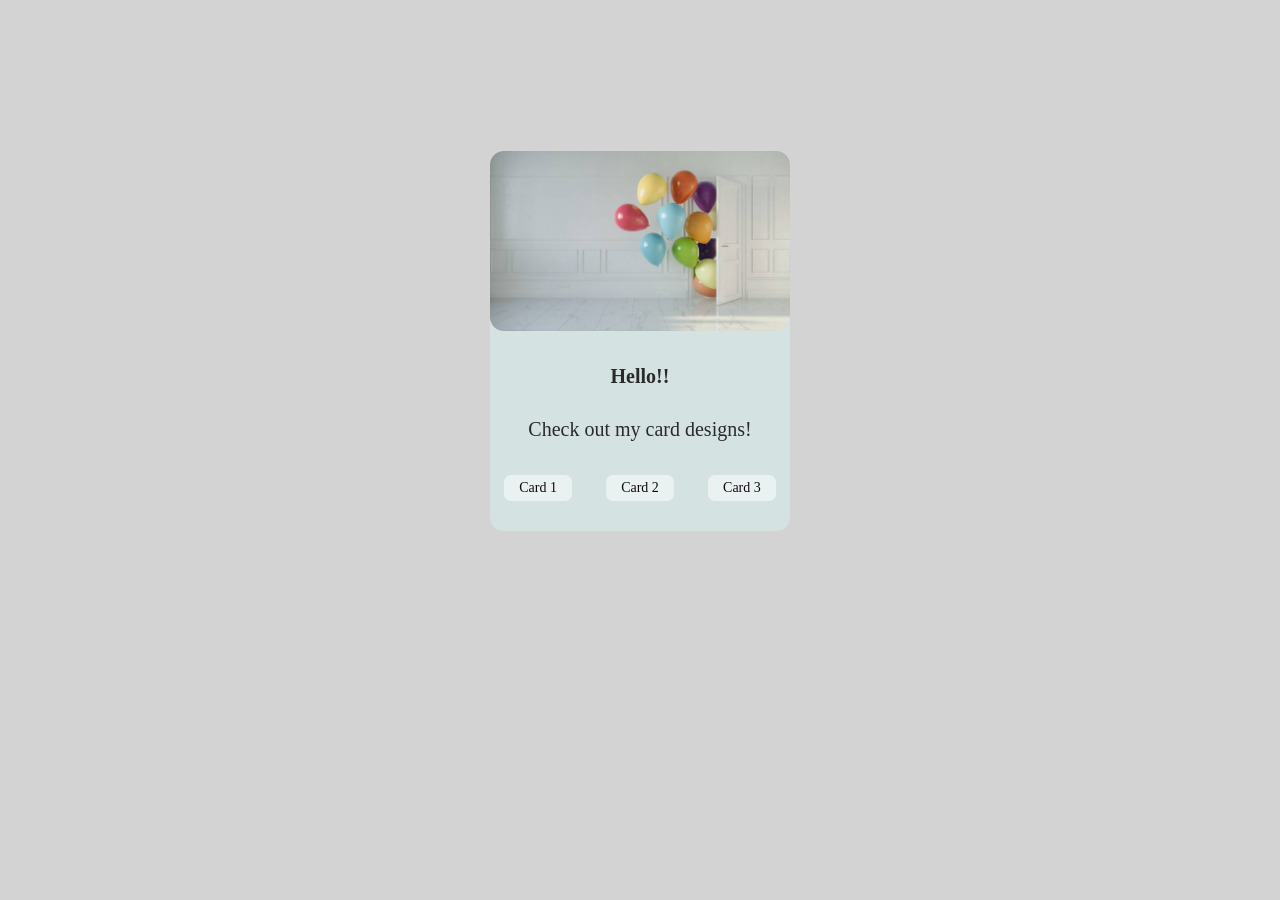
<file: index.html>
<!DOCTYPE html>
<html lang="en">
<head>
    <meta charset="UTF-8">
    <meta name="viewport" content="width=device-width, initial-scale=1.0">
    <title>Document</title>
    <link rel="stylesheet" href="index.css">
</head>
<body>
    <div class="container">
    <img src="cards.jpg" alt="" class="box-img">
    <h3 class="homeText">Hello!!</h3>
    <p class="homeText1">Check out my card designs!</p>
    <div class="textStyle">
    <p class="homeStyle"><a href="card1.html" class="homeLink"> Card 1</a></p>
    <p class="homeStyle"><a href="card2.html" class="homeLink"> Card 2</a></p>
    <p class="homeStyle"><a href="card3.html" class="homeLink"> Card 3</a></p>
    </div>

    </div>
</body>
</html>
</file>
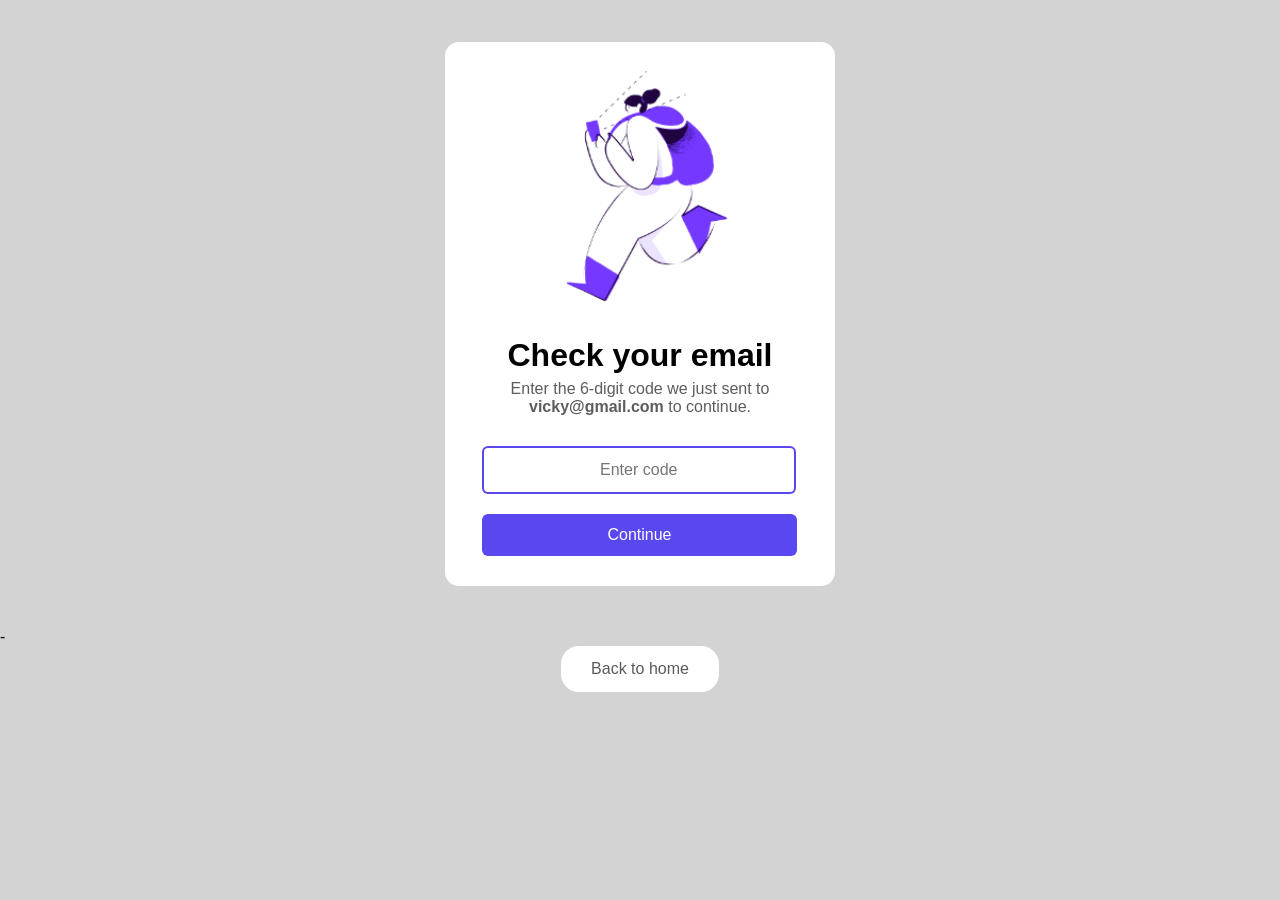
<file: card1.html>
<!DOCTYPE html>
<html lang="en">
<head>
    <meta charset="UTF-8">
    <meta name="viewport" content="width=device-width, initial-scale=1.0">
    <title>Document</title>
    <link rel="stylesheet" href="card1.css">
</head>
<body>
    <div class="box">
        <img src="card1.png" alt="lion" class="image">
       <div class="text">
        <h1 style="margin-bottom: -10px;">Check your email</h2>
        <p class="text1" style="margin-bottom: 30px;">Enter the 6-digit code we just sent to <span id="mail">vicky@gmail.com</span> to continue.</p>
    </div>
        <input type="text" class="input" placeholder="Enter code">
    <button class="btn">Continue</button>
       
    </div>-
    <div class="home">
        <button class="homeBtn">
            <a href="index.html" class="homeLink">Back to home</a>
        </button>
    </div>
</body>
</html>
</file>
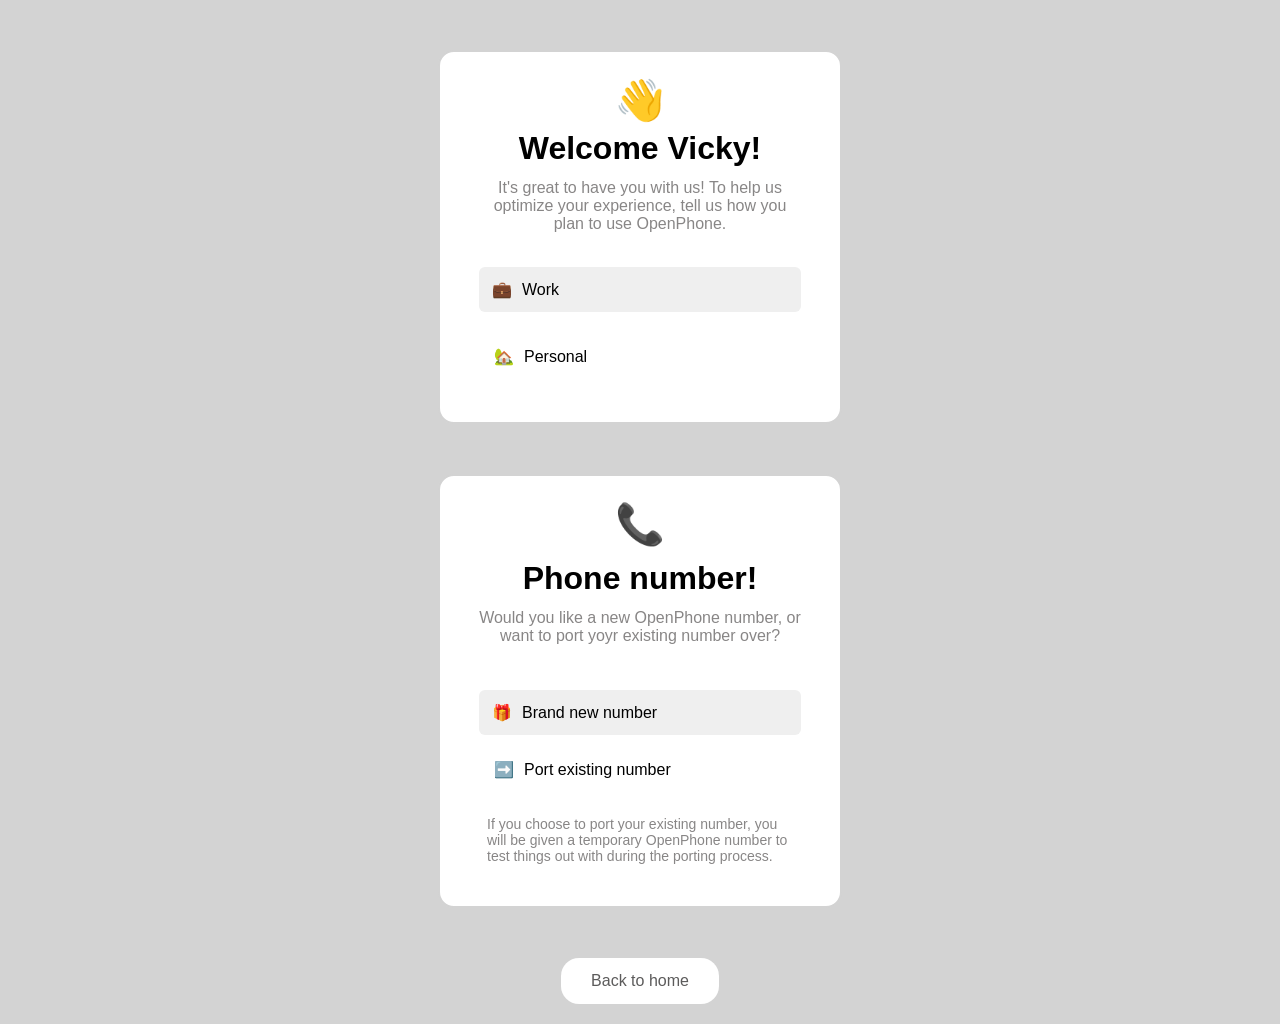
<file: card2.html>
<!DOCTYPE html>
<html lang="en">
  <head>
    <meta charset="UTF-8" />
    <meta name="viewport" content="width=device-width, initial-scale=1.0" />
    <title>Document</title>
  </head>
  <link rel="stylesheet" href="card2.css" />
  <body>
    <div class="card">
        <h1 class="wave">👋</h1>
     <div class="text">
        <h1>Welcome Vicky!</h1>
        <p class="paraText">
          It's great to have you with us! To help us optimize your experience,
          tell us how you plan to use OpenPhone.
        </p>
     </div>
      <button class="btn-work"><span class="emoji">💼</span>Work<span></span>
    </button>
      <button class="btn-personal"><span class="emoji">🏡</span>Personal</button>
  </div>

  <div class="card2">
    <h1 class="wave">📞</h1>
 <div class="text2">
    <h1>Phone number!</h1>
    <p class="paraText">
      Would you like a new OpenPhone number, or want to port yoyr existing number over?
    </p>
 </div>
  <button class="btn-new"><span class="emoji">🎁</span>Brand new number<span></span>
</button>
  <button class="btn-existing"><span class="emoji">➡️</span>Port existing number</button>
<p class="paraText2">If you choose to port your existing number, you will be given a temporary OpenPhone number to test things out with during the porting process.</p>
</div>
<div class="home">
  <button class="homeBtn">
      <a href="index.html" class="homeLink">Back to home</a>
  </button>
</div>
  </body>
</html>
</file>
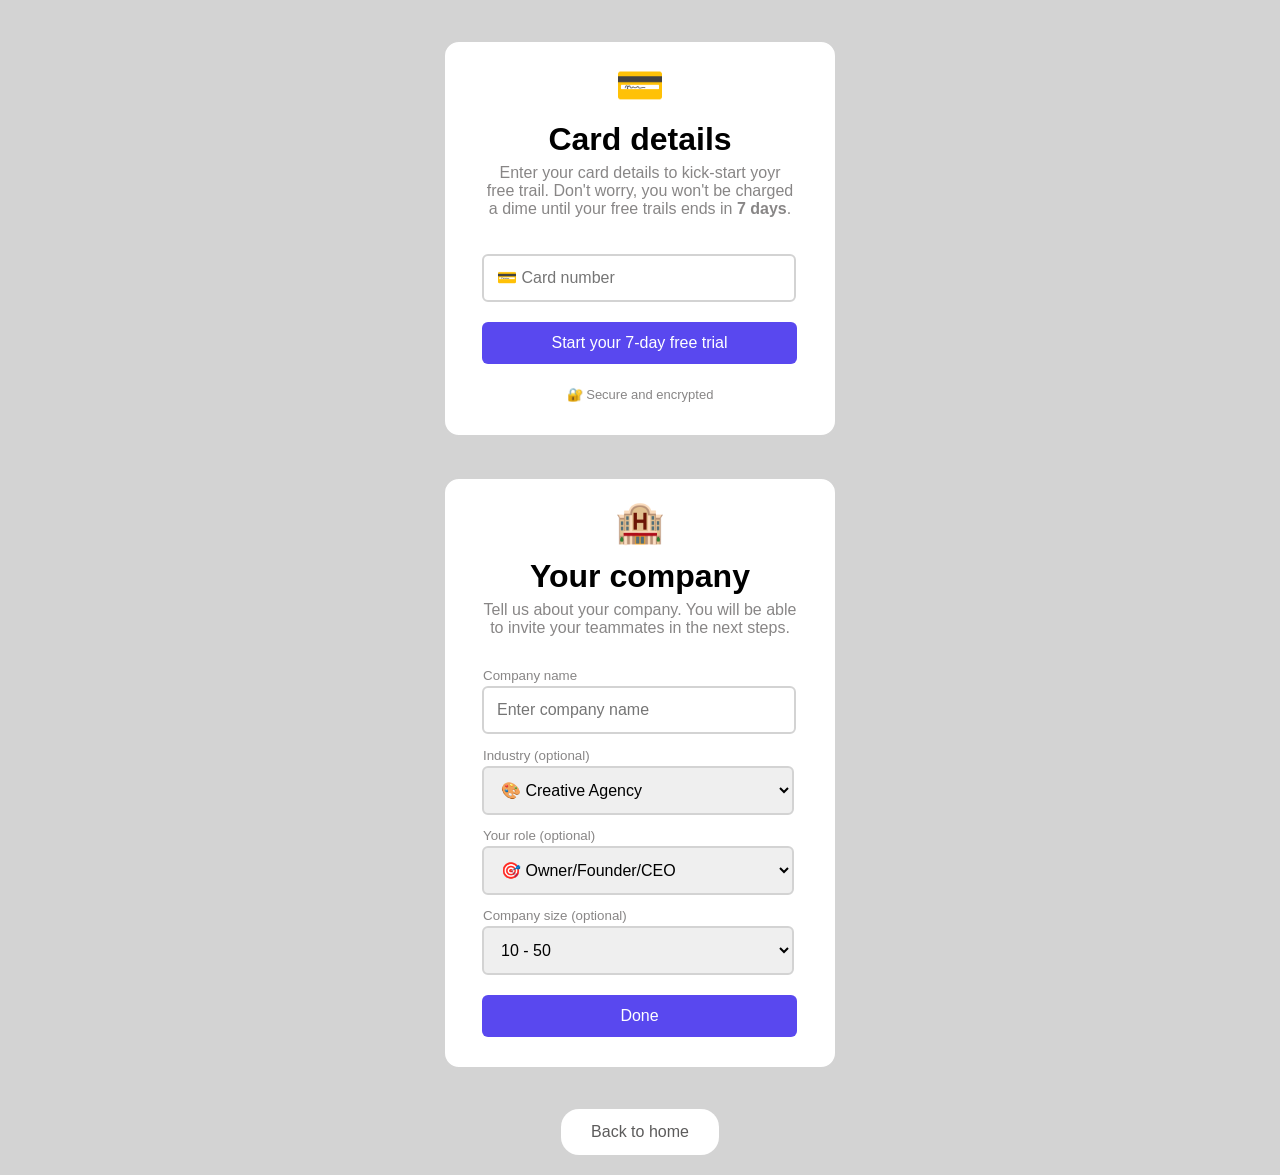
<file: card3.html>
<!DOCTYPE html>
<html lang="en">
<head>
    <meta charset="UTF-8">
    <meta name="viewport" content="width=device-width, initial-scale=1.0">
    <title>Document</title>
    <link rel="stylesheet" href="card3.css">
</head>
<body>
    <div class="box">
        <h1 class="card">💳</h1>
       <div class="text">
        <h1>Card details</h2>
        <p class="text1">Enter your card details to kick-start yoyr free trail. Don't worry, you won't be charged a dime until your free trails ends in <span id="days">7 days</span>.</p>
    </div>
        <!-- <input type="text" class="input"> -->
        <input type="text" class="input" maxlength="16" placeholder="💳 Card number" required>
    <button class="btn">Start your 7-day free trial</button>
       <p class="secure">🔐 Secure and encrypted</p>
    </div>

    <div class="box">
        <h1 class="card">🏨</h1>
       <div class="text">
        <h1>Your company</h2>
        <p class="text2">Tell us about your company. You will be able to invite your teammates in the next steps.</p>
        </div>
        <p class="options">Company name</p>
        <input type="text" class="input" maxlength="16" placeholder="Enter company name" required>
       <p class="options" for="industry">Industry (optional)</p>
        <select list="industry" class="inputs" placeholder="Select industry">
          <option value="">🎨 Creative Agency</option>
          <option value="">📚 Educational Agency</option>
          <option value="">🖥️ Corporate</option>
        </select>
        <p class="options">Your role (optional)</p>
        <select list="role" class="inputs" placeholder="Select role">
          <option value="">🎯 Owner/Founder/CEO</option>
          <option value="">👨🏻‍💼 Manager</option>
          <option value="">🕵🏻 Analyst</option>
        </select>
        <p class="options">Company size (optional)</p>
        <select list="size" class="inputs" placeholder="Select size">
          <option value="">10 - 50</option>
          <option value="">50 - 200</option>
          <option value="">200 - 500</option>
            <option value=""> Above 500</option>
        </select> 
   
        <button class="btn">Done  </button>
    </div>
    <div class="home">
      <button class="homeBtn">
          <a href="index.html" class="homeLink">Back to home</a>
      </button>
  </div>
</body>
</html>
</file>
<file: index.css>
body{
    margin: 0;
    box-sizing: border-box;
    background-color: lightgray;
}

.container{
    width: 300px;
    height: 380px;
    border: 1px solid lightgray;
    border-radius: 14px;
    margin: 150px auto;
    background-color: rgb(212, 226, 226);
}
.box-img{
    width: 100%;
    border-radius: 14px;
}
.textStyle{
    display: flex;
    justify-content: space-evenly; /* Distributes items evenly with space between */
    align-items: center; /* Aligns items vertically */
    gap: 20px; /* Adds space between flex items */
}
.homeStyle{
    background-color: rgba(255, 255, 255, 0.496);
    border: none;
    padding: 5px 15px;
    font-size: 14px;
    border-radius: 7px;
    color: rgb(17, 7, 17);  
    font-weight:lighter;
}
.homeLink{
    text-decoration: none; 
    color: inherit;
  }
  .homeText,.homeText1{
    text-align: center;
    margin-top: 30px;
    color: rgb(43, 42, 42);
    font-size: 20px;
  }
  .homeText1{
font-size: 20px;
  }
</file>
<file: card1.css>
body {
  margin: 0;
  box-sizing: border-box;
  font-family: Arial, Helvetica, sans-serif;
  background-color: lightgray;
}
.box {
  width: 350px;
  border: 2px solid lightgray;
  padding: 20px;
  margin: 40px auto;
  border-radius: 16px;
  background-color: white;
}
.image {
  width: 70%;
  height: 250px;
  margin-left: 55px;
}
.input {
  display: block;
  margin-bottom: 10px;
  width: 81%;
  padding: 13px;
  margin-left: 17px;
  margin-top: 10px;
  border-radius: 6px;
  border: 2px solid rgba(69, 50, 237, 0.89);
  text-align: center;
  font-size: 16px;
}
.input:focus {
  border: 2px solid rgba(69, 50, 237, 0.89);
  outline: none;
}

.btn {
  padding: 12px;
  width: 90%;
  margin-left: 17px;
  border-radius: 6px;
  border: none;
  background-color: rgba(69, 50, 237, 0.89);
  color: white;
  margin-top: 10px;
  margin-bottom: 10px;
  cursor: pointer;
  font-size: medium;
}
.text {
  text-align: center;
}
.text1 {
  color: rgb(94, 93, 93);
}
#mail {
  font-weight: bold;
}
.home{
  display: flex;
  justify-content: center;
  margin-bottom: 20px;
}
.homeBtn{
  background-color: white;
  border: none;
  padding: 14px 30px;
  font-size: 16px;
  border-radius: 18px;
  color: rgb(92, 91, 91);
}
.homeLink{
  text-decoration: none; 
  color: inherit;
}
</file>
<file: card2.css>
body {
  margin: 0;
  box-sizing: border-box;
  font-family: Arial, Helvetica, sans-serif;
  background-color: lightgray;
}
.card,.card2 {
  height: 320px;
  width: 350px;
  margin: 50px auto;
  border: 2px solid lightgrey;
  background-color: white;
  padding: 25px;
  border-radius: 16px;
}
.card2{
  height: 380px;
}
.wave {
  text-align: center;
  font-size: 40px;
  margin-top: 0px;
}
.text {
    padding: 28px;
    margin-top: -70px;
  text-align: center;
}
.text2{
    padding: 14px;
    margin-top: -50px;
  text-align: center;
}
.paraText{
    margin-top: -10px;
    color: rgb(136, 134, 134);
}
.paraText2{
    margin-top: -20px;
    color: rgb(136, 134, 134);
    padding: 22px;
    font-size: 14px;
}
.btn-work,.btn-new {
  display: block;
  margin-bottom: 20px;
  width: 92%;
  padding: 13px;
  margin-left: 14px;
  margin-top: -10px;
  border-radius: 6px;
  border: 0px solid lightgray;
  font-size: medium;
  text-align: left;
}
.btn-new {
    margin-bottom: 10px;
    margin-top: 15px;
  }
.btn-personal,.btn-existing {
  margin-bottom: 20px;
  width: 92%;
  padding: 13px;
  margin-left: 14px;
  border-radius: 6px;
  border: 2px solid white;
  font-size: medium;
  text-align: left;
  background-color: white;
}

.emoji {
  margin-right: 10px;
}
.home{
  display: flex;
  justify-content: center;
  margin-bottom: 20px;
}
.homeBtn{
  background-color: white;
  border: none;
  padding: 14px 30px;
  font-size: 16px;
  border-radius: 18px;
  color: rgb(92, 91, 91);
}
.homeLink{
  text-decoration: none; 
  color: inherit;
}
</file>
<file: card3.css>
body {
    margin: 0;
    box-sizing: border-box;
    font-family: Arial, Helvetica, sans-serif;
    background-color: lightgray;
  }
  .box {
    width: 350px;
    border: 2px solid lightgray;
    padding: 20px;
    margin: 40px auto;
    border-radius: 16px;
    background-color: white;
  }
  .input,.inputs {
    display: block;
    margin-bottom: 10px;
    width: 81%;
    padding: 13px;
    margin-left: 17px;
    margin-top: 10px;
    border-radius: 6px;
    border: 2px solid lightgray;
    text-align: left;
    font-size: medium;
  }
  .inputs{
    width: 89%;
  }
  .adjust{
    margin-right: -20px;
  }

  .input:focus, .inputs:focus {
    border: 2px solid rgba(69, 50, 237, 0.89);
    outline: none; /* Remove default outline */
  }
  
  .btn {
    padding: 12px;
    width: 90%;
    margin-left: 17px;
    border-radius: 6px;
    border: none;
    background-color: rgba(69, 50, 237, 0.89);
    color: white;
    margin-top: 10px;
    margin-bottom: 10px;
    cursor: pointer;
    font-size: medium;
  }
  .text {
    margin-top: -15px;
    text-align: center;
  }
  .text1{
    margin-top: -35px;
    color: rgb(136, 134, 134);
    padding: 20px;
  }
  .text2{
    margin-top: -30px;
    color: rgb(136, 134, 134);
    padding: 15px;
  }
  #days{
    font-weight: bold;
  }
  .card {
    text-align: center;
    font-size: 40px;
    margin-top: 0px;
  }
  .secure{
    text-align: center;
    font-size: small;
    color: rgb(136, 134, 134);
  }
  .options{
    margin-left: 18px;
    font-size: smaller;
    color: rgb(136, 134, 134);
    margin-bottom: -7px;
  }
  .home{
    display: flex;
    justify-content: center;
    margin-bottom: 20px;
  }
  .homeBtn{
    background-color: white;
    border: none;
    padding: 14px 30px;
    font-size: 16px;
    border-radius: 18px;
    color: rgb(92, 91, 91);
  }
  .homeLink{
    text-decoration: none; 
    color: inherit;
  }
</file>
